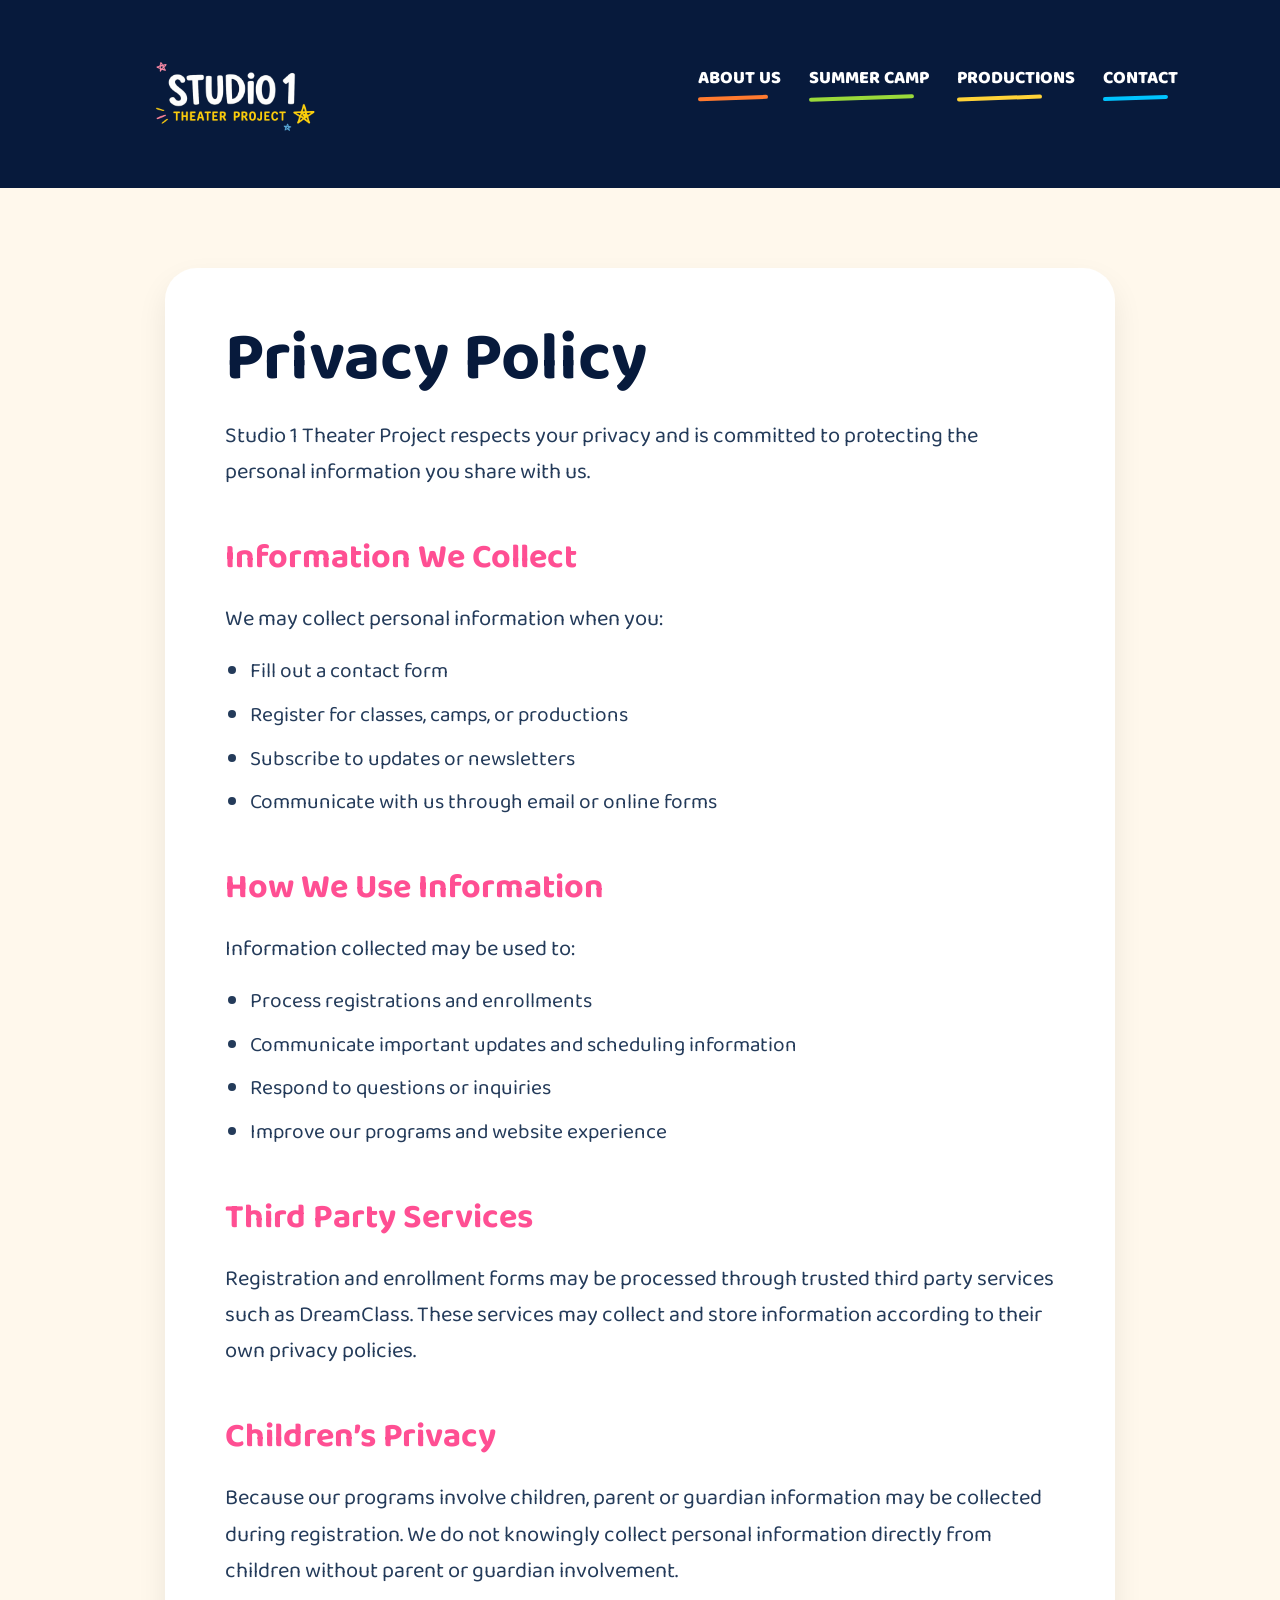
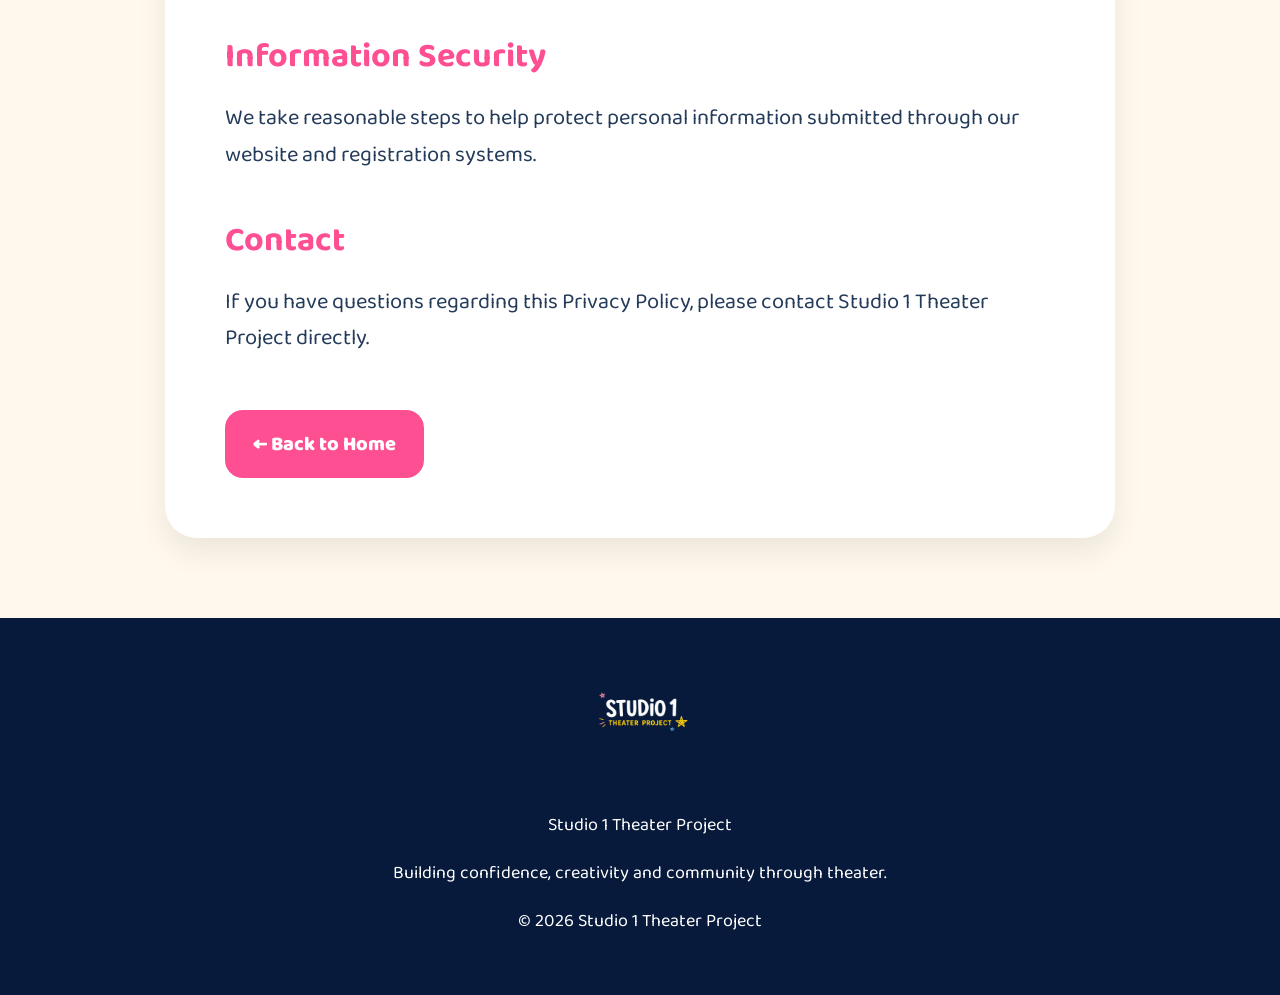
<file: privacy.html>
<!DOCTYPE html>
<html lang="en">
<head>
  <meta charset="UTF-8" />
  <meta name="viewport" content="width=device-width, initial-scale=1.0"/>

  <title>Privacy Policy | Studio 1 Theater Project</title>

  <link rel="stylesheet" href="style.css?v=12" />

  <style>

    .privacy-page{
      background:#fff8ec;
      min-height:100vh;
      padding:80px 5%;
    }

    .privacy-container{
      max-width:950px;
      margin:0 auto;
      background:white;
      border-radius:32px;
      padding:60px;
      box-shadow:0 14px 30px rgba(0,0,0,.08);
    }

    .privacy-container h1{
      font-size:68px;
      line-height:.95;
      color:#071a3c;
      margin-bottom:25px;
    }

    .privacy-container h2{
      font-size:34px;
      color:#ff4f93;
      margin-top:40px;
      margin-bottom:16px;
    }

    .privacy-container p{
      font-size:22px;
      line-height:1.65;
      color:#243b5a;
      margin-bottom:18px;
    }

    .privacy-container ul{
      padding-left:25px;
      margin-bottom:25px;
    }

    .privacy-container li{
      font-size:21px;
      line-height:1.6;
      color:#243b5a;
      margin-bottom:10px;
    }

    .back-home{
      display:inline-block;
      margin-top:35px;
      background:#ff4f93;
      color:white;
      text-decoration:none;
      padding:18px 28px;
      border-radius:18px;
      font-size:20px;
      font-weight:900;
      transition:.2s;
    }

    .back-home:hover{
      transform:scale(1.05);
    }

    @media(max-width:900px){

      .privacy-page{
        padding:40px 5%;
      }

      .privacy-container{
        padding:35px 24px;
      }

      .privacy-container h1{
        font-size:48px;
      }

      .privacy-container h2{
        font-size:28px;
      }

      .privacy-container p,
      .privacy-container li{
        font-size:19px;
      }

    }

  </style>
</head>

<body>

  <!-- HEADER -->

  <header class="navbar">

    <div class="logo">
      <a href="index.html">
        <img src="images/logo.png" alt="Studio 1 Theater Project Logo" class="site-logo">
      </a>
    </div>

    <nav class="fun-nav">
      <a href="index.html#about" class="nav-pink">
        About Us
        <span></span>
      </a>

      <a href="index.html#summer-camp" class="nav-green">
        Summer Camp
        <span></span>
      </a>

      <a href="index.html#productions" class="nav-home">
        Productions
        <span></span>
      </a>

      <a href="index.html#contact" class="nav-blue">
        Contact
        <span></span>
      </a>
    </nav>

  </header>

  <!-- PRIVACY POLICY -->

  <section class="privacy-page">

    <div class="privacy-container">

      <h1>Privacy Policy</h1>

      <p>
        Studio 1 Theater Project respects your privacy and is committed to protecting the personal information you share with us.
      </p>

      <h2>Information We Collect</h2>

      <p>
        We may collect personal information when you:
      </p>

      <ul>
        <li>Fill out a contact form</li>
        <li>Register for classes, camps, or productions</li>
        <li>Subscribe to updates or newsletters</li>
        <li>Communicate with us through email or online forms</li>
      </ul>

      <h2>How We Use Information</h2>

      <p>
        Information collected may be used to:
      </p>

      <ul>
        <li>Process registrations and enrollments</li>
        <li>Communicate important updates and scheduling information</li>
        <li>Respond to questions or inquiries</li>
        <li>Improve our programs and website experience</li>
      </ul>

      <h2>Third Party Services</h2>

      <p>
        Registration and enrollment forms may be processed through trusted third party services such as DreamClass. These services may collect and store information according to their own privacy policies.
      </p>

      <h2>Children’s Privacy</h2>

      <p>
        Because our programs involve children, parent or guardian information may be collected during registration. We do not knowingly collect personal information directly from children without parent or guardian involvement.
      </p>

      <h2>Information Security</h2>

      <p>
        We take reasonable steps to help protect personal information submitted through our website and registration systems.
      </p>

      <h2>Contact</h2>

      <p>
        If you have questions regarding this Privacy Policy, please contact Studio 1 Theater Project directly.
      </p>

      <a href="index.html" class="back-home">
        ← Back to Home
      </a>

    </div>

  </section>

  <!-- FOOTER -->

  <footer class="site-footer">

    <img src="images/logo.png" alt="Studio 1 Theater Project Logo" class="footer-logo">

    <p>
      Studio 1 Theater Project
    </p>

    <p>
      Building confidence, creativity and community through theater.
    </p>

    <p>
      © 2026 Studio 1 Theater Project
    </p>

  </footer>

</body>
</html>
</file>
<file: style.css>
@import url('https://fonts.googleapis.com/css2?family=Baloo+2:wght@400;600;700;800&display=swap');

*{
  margin:0;
  padding:0;
  box-sizing:border-box;
}

body{
  font-family:'Baloo 2', cursive;
  background:#fff8ec;
  color:#0a1f44;
}

/* NAVBAR */
.hero h2{
  font-size:68px;
}
.hero-image::before{
  content:"";
  position:absolute;
  inset:0;
  background:radial-gradient(circle, rgba(255,211,56,.22), transparent 65%);
  z-index:-1;
}
.hero-image::before{
  content:"";
  position:absolute;
  width:500px;
  height:500px;
  background:radial-gradient(
    circle,
    rgba(255,211,56,.22) 0%,
    rgba(255,79,147,.12) 35%,
    transparent 70%
  );

  top:50%;
  left:50%;
  transform:translate(-50%,-50%);
  z-index:-1;
}

.hero-image{
  height:730px;
  border-radius:40px;

  background-image:url("images/hero-kids2.png");
  background-size:contain;
  background-repeat:no-repeat;
  background-position:center bottom;
  position:relative;

  transform:scale(1.45);
  transform-origin:center;
  transform:scale(1.45) translateY(-180px);
   rotate:-2deg;
}

/* FUN NAVIGATION */

.fun-nav{
  display:flex;
  align-items:center;
  gap:28px;
  flex-wrap:wrap;
   transform:translateY(-25px);
}


.fun-nav a{
  position:relative;
  color:white;
  text-decoration:none;
  font-size:18px;
  font-weight:900;
  text-transform:uppercase;
  transition:.2s;
}

.fun-nav a:hover{
  transform:translateY(-2px);
}

/* UNDERLINES */

.fun-nav a span{
  position:absolute;
  left:0;

 
  border-radius:999px;
  transform:rotate(-2deg);
   height:4px;
  bottom:-8px;
}

/* COLORS */

.nav-home span{
  width:85px;
  background:#ffd338;
}

.nav-pink span{
  width:70px;
  background:#ff7a2f;
}

.nav-green span{
  width:105px;
  background:#9ad93a;
  transform:rotate(1deg);
}

.nav-blue span{
 width:65px;
  background:#00c4ff;
   transform:rotate(-3deg);
}

/* REGISTER BUTTON */

.register-btn{
  background:#ff4f93;
  color:white;
  padding:16px 28px;
  border-radius:18px;
  font-size:20px;
  font-weight:900;
  margin-left:15px;
  box-shadow:0 10px 20px rgba(0,0,0,.15);
}

.register-btn:hover{
  background:#ff2f7d;
  transform:scale(1.05);
}

.logo-link {
  display: flex;
  align-items: center;
  text-decoration: none;
}

.site-logo {
  max-height: 170px;
  width: auto;
  display: block;
}

.header-nav {
  display: flex;
  gap: 30px;
}

.header-nav a {
  color: white;
  text-decoration: none;
  font-size: 16px;
  font-weight: 600;
  transition: opacity 0.3s ease;
}

.header-nav a:hover {
  opacity: 0.7;
}

@media screen and (max-width: 768px) {
  .custom-header {
    padding: 15px 20px;
  }

  .site-logo {
    max-height: 55px;
  }

  .header-nav {
    gap: 15px;
  }

  .header-nav a {
    font-size: 14px;
  }
}

.navbar{
    background:#071a3c;
    color:white;
    display:flex;
    justify-content:space-between;
    align-items:center;
    padding:18px 5%;
 
  }
.header-title-text {
    display: none !important;
  }
  
  .header-title-logo img {
    display: block !important;
    max-height: 100px !important;
    width: auto !important;
  }

.logo{
  display:flex;
  align-items:center;
  gap:12px;
}

.logo h1{
  font-size:32px;
  line-height:1;
}

.logo p{
  color:#ffd338;
  font-weight:800;
  letter-spacing:2px;
}

.star{
  font-size:40px;
}

nav{
  display:flex;
  gap:24px;
  align-items:center;
  flex-wrap:wrap;
}

nav a{
  color:white;
  text-decoration:none;
  font-weight:700;
}

.register-btn{
  background:#ff4f93;
  padding:12px 20px;
  border-radius:12px;
}

/* HERO */

html{
    scroll-behavior:smooth;
  }

.hero{
  background:#071a3c;
  color:white;
  display:grid;
  grid-template-columns:1fr 1fr;
  gap:50px;
  padding:80px 5%;
  align-items:center;
}

.hero h2{
  font-size:90px;
  line-height:.9;
  margin-bottom:30px;
}

.pink{
  color:#ff4f93;
}

.yellow{
  color:#ffd338;
}

.hero p{
  font-size:24px;
  line-height:1.5;
  margin-bottom:30px;
}

.main-btn{
  background:#ff4f93;
  color:white;
  padding:18px 28px;
  border-radius:18px;
  text-decoration:none;
  display:inline-block;
  font-weight:800;
}




/* NEW SUMMER CAMP SECTION */

.summer-camp-new{
    background:#dff6ff;
    padding:100px 5%;
    display:grid;
    grid-template-columns:1.1fr .9fr;
    gap:70px;
    align-items:center;
  }
  
  .camp-label{
    color:#071a3c;
    font-size:22px;
    font-weight:900;
    letter-spacing:3px;
    margin-bottom:18px;
  }
  
  .summer-left h2{
    color:#071a3c;
    font-size:64px;
    line-height:1;
    margin-bottom:28px;
    font-weight:900;
  }
  
  .camp-description{
    color:#243b5a;
    font-size:23px;
    line-height:1.55;
    max-width:780px;
    margin-bottom:35px;
  }
  
  .camp-details-row{
    display:grid;
    grid-template-columns:repeat(3,1fr);
    gap:20px;
    margin-bottom:35px;
  }
  
  .camp-detail-card{
    background:white;
    border-radius:24px;
    padding:26px;
    box-shadow:0 10px 24px rgba(0,0,0,.08);
  }
  
  .camp-detail-card h3{
    color:#ff4f93;
    font-size:30px;
    margin-bottom:12px;
    font-weight:900;
  }
  
  .camp-detail-card p{
    color:#071a3c;
    font-size:20px;
    font-weight:700;
    line-height:1.3;
  }
  
  .camp-register-btn{
    display:inline-block;
    background:#ffd338;
    color:#071a3c;
    text-decoration:none;
    padding:18px 34px;
    border-radius:20px;
    font-size:22px;
    font-weight:900;
    text-transform:uppercase;
    box-shadow:0 10px 22px rgba(0,0,0,.1);
    transition:.2s;
  }
  
  .camp-register-btn:hover{
    transform:scale(1.05);
  }
  
  /* EXPECT CARD */
  
  .summer-expect-card{
    background:white;
    border-radius:34px;
    padding:42px;
    box-shadow:0 14px 30px rgba(0,0,0,.1);
    transform:rotate(1.5deg);
  }
  
  .summer-expect-card h3{
    color:#ff4f93;
    font-size:42px;
    margin-bottom:25px;
    font-weight:900;
  }
  
  .summer-expect-card ul{
    list-style:none;
    display:flex;
    flex-direction:column;
    gap:18px;
  }
  
  .summer-expect-card li{
    color:#071a3c;
    font-size:22px;
    line-height:1.35;
    font-weight:700;
  }
  
  .age-note{
    display:inline-block;
    margin-top:30px;
    background:#7439bf;
    color:white;
    padding:12px 22px;
    border-radius:999px;
    font-size:20px;
    font-weight:900;
  }
  
  /* MOBILE */
  
  @media(max-width:900px){
  
    .summer-camp-new{
      grid-template-columns:1fr;
      padding:75px 5%;
    }
  
    .summer-left h2{
      font-size:46px;
    }
  
    .camp-details-row{
      grid-template-columns:1fr;
    }
  
    .summer-expect-card{
      transform:none;
    }
  
  }
/* PRODUCTION SECTION */

.production-section{
    position:relative;
    overflow:hidden;
    background:#071a3c;
    padding:110px 5%;
    display:grid;
    grid-template-columns:1fr 1fr;
    gap:70px;
    align-items:center;
  }
  
  .production-overlay{
    position:absolute;
    inset:0;
    background:
      radial-gradient(circle at top left, rgba(255,211,56,.18), transparent 25%),
      radial-gradient(circle at bottom right, rgba(255,79,147,.15), transparent 30%);
    pointer-events:none;
  }
  
  .production-content{
    position:relative;
    z-index:2;
    color:white;
  }
  
  .production-tag{
    display:inline-block;
    background:#ff4f93;
    color:white;
    padding:12px 20px;
    border-radius:999px;
    font-weight:900;
    font-size:18px;
    margin-bottom:25px;
  }
  
  .production-content h2{
    font-size:82px;
    line-height:.9;
    margin-bottom:30px;
    color:#ffd338;
  }
  
  .production-content p{
    font-size:22px;
    line-height:1.6;
    margin-bottom:18px;
    max-width:650px;
    color:white;
  }
  
  .production-btn{
    display:inline-block;
    margin-top:20px;
    background:#ffd338;
    color:#071a3c;
    text-decoration:none;
    padding:18px 30px;
    border-radius:18px;
    font-size:20px;
    font-weight:900;
    transition:.2s;
  }
  
  .production-btn:hover{
    transform:scale(1.05);
  }
  
  /* TIMELINE */
  
  .timeline{
    position:relative;
    z-index:2;
  }
  
  .timeline-item{
    display:flex;
    gap:22px;
    align-items:flex-start;
    background:rgba(255,255,255,.08);
    border:1px solid rgba(255,255,255,.12);
    border-radius:24px;
    padding:24px;
    backdrop-filter:blur(8px);
  }
  
  .timeline-icon{
    min-width:75px;
    height:75px;
    border-radius:50%;
    background:#ffd338;
    color:#071a3c;
    display:flex;
    align-items:center;
    justify-content:center;
    font-size:34px;
  }
  
  .timeline-item h3{
    font-size:30px;
    margin-bottom:8px;
    color:white;
    text-transform:uppercase;
  }
  
  .timeline-item p{
    color:white;
    font-size:18px;
    line-height:1.5;
  }
  
  .timeline-line{
    width:6px;
    height:40px;
    background:#ff4f93;
    margin:0 auto;
    border-radius:999px;
  }
  
  @media(max-width:900px){
  
    .production-section{
      grid-template-columns:1fr;
    }
  
    .production-content h2{
      font-size:58px;
    }
  
  }

  /* CONTACT SECTION */

.contact-section{
    background:#fff8ec;
    padding:100px 5%;
    display:grid;
    grid-template-columns:1fr 1fr;
    gap:60px;
    align-items:start;
  }
  
  .contact-tag{
    display:inline-block;
    background:#ff4f93;
    color:white;
    padding:12px 20px;
    border-radius:999px;
    font-size:18px;
    font-weight:900;
    margin-bottom:25px;
  }
  
  .contact-left h2{
    font-size:72px;
    line-height:.92;
    color:#071a3c;
    margin-bottom:28px;
  }
  
  .contact-left p{
    font-size:22px;
    line-height:1.6;
    color:#243b5a;
    margin-bottom:18px;
    max-width:650px;
  }
  
  .contact-info{
    margin-top:35px;
    display:flex;
    flex-direction:column;
    gap:22px;
  }
  
  .contact-item{
    display:flex;
    gap:18px;
    align-items:flex-start;
  }
  
  .contact-item span{
    font-size:34px;
  }
  
  .contact-item h3{
    font-size:24px;
    color:#071a3c;
    margin-bottom:4px;
  }
  
  .contact-item p{
    font-size:20px;
    margin:0;
  }
  
  /* FORM */
  
  .contact-form-box{
    background:#071a3c;
    border-radius:32px;
    padding:40px;
    color:white;
    box-shadow:0 14px 30px rgba(0,0,0,.12);
  }
  
  .contact-form-box h3{
    font-size:42px;
    margin-bottom:25px;
  }
  
  .contact-form-box form{
    display:flex;
    flex-direction:column;
    gap:18px;
  }
  
  .contact-form-box input,
  .contact-form-box textarea{
    border:none;
    border-radius:18px;
    padding:18px;
    font-size:18px;
    font-family:inherit;
  }
  
  .contact-form-box textarea{
    min-height:180px;
    resize:vertical;
  }
  
  .contact-form-box button{
    background:#ffd338;
    color:#071a3c;
    border:none;
    border-radius:18px;
    padding:18px 24px;
    font-size:20px;
    font-weight:900;
    cursor:pointer;
    transition:.2s;
  }
  
  .contact-form-box button:hover{
    transform:scale(1.03);
  }
  
  /* FOOTER */
  
  .site-footer{
    background:#071a3c;
    color:white;
    text-align:center;
    padding:50px 5%;
  }
  
  .footer-logo{
    height:95px;
    width:auto;
    margin-bottom:20px;
  }
  
  .site-footer p{
    font-size:18px;
    margin-bottom:10px;
  }
  
  /* MOBILE */
  
  @media(max-width:900px){
  
    .contact-section{
      grid-template-columns:1fr;
    }
  
    .contact-left h2{
      font-size:52px;
    }
  
  }
/* FOOTER */

footer{
  background:#071a3c;
  color:white;
  padding:50px 5%;
  text-align:center;
}

footer p{
  margin-top:20px;
  font-size:20px;
}



/* ABOUT / PROGRAMS */

.about-section{
    padding:80px 5%;
    background:#fff8ec;
  }
  
  .about-intro{
    max-width:950px;
    margin-bottom:50px;
  }
  
  .about-intro h3{
    font-size:52px;
    margin-bottom:20px;
    color:#071a3c;
  }
  
  .about-intro p{
    font-size:22px;
    line-height:1.5;
    margin-bottom:18px;
    color:#243b5a;
  }
  
  .program-cards{
    display:grid;
    grid-template-columns:repeat(2,1fr);
    gap:30px;
  }
  
  .program-card{
    border-radius:28px;
    padding:35px;
    color:white;
    box-shadow:0 12px 24px rgba(0,0,0,.1);
  }
  
  .program-card h4{
    font-size:38px;
    line-height:1.1;
    margin-bottom:20px;
  }
  
  .program-card p{
    font-size:21px;
    line-height:1.45;
    margin-bottom:15px;
  }
  
  .pink-card{
    background:#ff4f93;
  }
  
  .blue-card{
    background:#0799b7;
  }
  
  .age-badge{
    display:inline-block;
    background:#ffd338;
    color:#071a3c;
    padding:12px 18px;
    border-radius:999px;
    font-weight:800;
    font-size:20px;
    margin-top:10px;
  }
  
  @media(max-width:900px){
    .program-cards{
      grid-template-columns:1fr;
    }
  
    .about-intro h3{
      font-size:42px;
    }
  }

  .about-fun-section{
    background:#fff8ec;
    padding:80px 5%;
    display:grid;
    grid-template-columns:1fr 1fr;
    gap:55px;
    align-items:center;
    position:relative;
  }
  
  .about-copy h2{
    font-size:56px;
    line-height:1.05;
    color:#7038bd;
    margin-bottom:25px;
    font-weight:900;
  }
  
  .about-copy h2 span{
    color:#0799b7;
  }
  
  .about-copy p{
    font-size:21px;
    line-height:1.55;
    color:#10294f;
    margin-bottom:16px;
    max-width:650px;
  }
  
  .about-highlight-grid{
    display:grid;
    grid-template-columns:1fr 1fr;
    gap:22px;
  }
  
  .highlight-box{
    min-height:145px;
    border-radius:22px;
    padding:25px;
    display:flex;
    align-items:center;
    gap:18px;
    color:#071a3c;
    box-shadow:0 10px 20px rgba(0,0,0,.08);
    transform:rotate(-1deg);
  }
  
  .highlight-box:nth-child(even){
    transform:rotate(1deg);
  }
  
  .highlight-box span{
    font-size:48px;
    line-height:1;
  }
  
  .highlight-box h3{
    font-size:28px;
    line-height:1.05;
    text-transform:uppercase;
    font-weight:900;
  }
  
  .yellow-box{
    background:#ffd338;
  }
  
  .pink-box{
    background:#ff4f93;
    color:white;
  }
  
  .teal-box{
    background:#0799b7;
    color:white;
  }
  
  .purple-box{
    background:#7439bf;
    color:white;
  }
  
  @media(max-width:900px){
    .about-fun-section{
      grid-template-columns:1fr;
    }
  
    .about-copy h2{
      font-size:42px;
    }
  
    .about-highlight-grid{
      grid-template-columns:1fr;
    }
  }

/* SUMMER CAMP REGISTRATION PAGE */

.summer-registration-page{
  background:#dff6ff;
  min-height:100vh;
  padding:70px 5% 100px;
}

.summer-registration-header{
  text-align:center;
  max-width:950px;
  margin:0 auto 45px;
}

.summer-registration-header h1{
  color:#071a3c;
  font-size:72px;
  line-height:.95;
  margin-bottom:25px;
}

.summer-registration-header p{
  color:#243b5a;
  font-size:24px;
  line-height:1.5;
}

.summer-registration-details{
  max-width:1100px;
  margin:0 auto 45px;
  display:grid;
  grid-template-columns:repeat(4,1fr);
  gap:20px;
}

.summer-detail-card{
  background:white;
  border-radius:24px;
  padding:28px;
  text-align:center;
  box-shadow:0 10px 24px rgba(0,0,0,.08);
}

.summer-detail-card h3{
  color:#ff4f93;
  font-size:30px;
  margin-bottom:10px;
}

.summer-detail-card p{
  color:#071a3c;
  font-size:24px;
  font-weight:900;
}

.summer-registration-info{
  max-width:1000px;
  margin:0 auto 45px;
  background:#071a3c;
  color:white;
  padding:38px;
  border-radius:32px;
  box-shadow:0 14px 30px rgba(0,0,0,.12);
}

.summer-registration-info h2{
  color:#ffd338;
  font-size:42px;
  margin-bottom:18px;
}

.summer-registration-info p{
  font-size:21px;
  line-height:1.55;
  margin-bottom:14px;
}

@media(max-width:900px){
  .summer-registration-header h1{
    font-size:48px;
  }

  .summer-registration-details{
    grid-template-columns:1fr;
  }
}

/* 6 WEEK REGISTRATION PAGE */

.production-registration-page{
  background:#071a3c;
  min-height:100vh;
  padding:70px 5% 100px;
}

.production-registration-header{
  text-align:center;
  max-width:950px;
  margin:0 auto 50px;
}

.production-registration-header h1{
  color:#ffd338;
  font-size:78px;
  line-height:.9;
  margin-bottom:24px;
}

.production-registration-header p{
  color:white;
  font-size:24px;
  line-height:1.5;
}

/* EXPERIENCE GRID */

.production-experience-grid{
  max-width:1200px;
  margin:0 auto 50px;
  display:grid;
  grid-template-columns:repeat(4,1fr);
  gap:22px;
}

.production-experience-card{
  background:rgba(255,255,255,.08);
  border:1px solid rgba(255,255,255,.1);
  backdrop-filter:blur(10px);
  border-radius:28px;
  padding:30px;
  text-align:center;
}

.production-experience-card span{
  font-size:52px;
  display:block;
  margin-bottom:16px;
}

.production-experience-card h3{
  color:#ffd338;
  font-size:28px;
  margin-bottom:12px;
}

.production-experience-card p{
  color:white;
  font-size:18px;
  line-height:1.45;
}

/* INFO BOX */

.production-info-box{
  max-width:1000px;
  margin:0 auto 50px;
  background:#ff4f93;
  color:white;
  padding:42px;
  border-radius:34px;
  box-shadow:0 16px 30px rgba(0,0,0,.18);
}

.production-info-box h2{
  font-size:44px;
  margin-bottom:20px;
}

.production-info-box p{
  font-size:21px;
  line-height:1.6;
  margin-bottom:16px;
}

/* MOBILE */

@media(max-width:900px){

  .production-registration-header h1{
    font-size:52px;
  }

  .production-experience-grid{
    grid-template-columns:1fr;
  }

}

/* FINAL HERO FIT FIX */

.navbar{
  padding:18px 8% 0;
  min-height:auto;
}



.hero{
  min-height:calc(100vh - 115px);
  padding:20px 5% 30px;
  display:grid;
  grid-template-columns:1fr 1fr;
  align-items:center;
  gap:55px;
}

.hero h2{
  font-size:70px;
  line-height:.92;
  margin-bottom:28px;
}

.hero p{
  font-size:21px;
  line-height:1.45;
  margin-bottom:24px;
  max-width:650px;
}


.hero-left{
  transform:translateY(-20px);
}

.hero-right{
  transform:translateY(-10px);
}

/* =========================
   MOBILE RESPONSIVE FIXES
========================= */

@media(max-width:900px){

  /* NAVBAR */

  .navbar{
    padding:18px 5% 10px;
    flex-wrap:wrap;
    gap:20px;
    justify-content:center;
    text-align:center;
  }

  .logo{
    width:100%;
    display:flex;
    justify-content:center;
  }

  .logo img{
    height: 115px;
    width:auto;
  }

  /* ONLY KEEP REGISTER BUTTON */

  .fun-nav{
    width:100%;
    justify-content:center;
  }

  .fun-nav a:not(.register-btn){
    display:none;
  }

  .register-btn{
    font-size:18px;
    padding:14px 22px;
    margin-left:0;
  }

  /* HERO */

  .hero{
    grid-template-columns:1fr;
    text-align:center;
    padding:35px 5% 45px;
    min-height:auto;
    gap:35px;
  }

  .hero-left{
    transform:none;
  }

  .hero-right{
    transform:none;
  }

  .hero h2{
    font-size:52px;
    line-height:.95;
    margin-bottom:22px;
  }

  .hero p{
    font-size:20px;
    line-height:1.5;
    max-width:100%;
    margin-bottom:24px;
  }

  .hero-image{
    height:300px;
    max-height:none;
    font-size:28px;
  }

  /* ABOUT */

  .about-fun-section{
    grid-template-columns:1fr;
    gap:35px;
    padding:65px 5%;
  }

  .about-copy h2{
    font-size:42px;
  }

  .about-copy p{
    font-size:20px;
  }

  .about-highlight-grid{
    grid-template-columns:1fr;
  }

  /* SUMMER CAMP */

  .summer-camp-new{
    grid-template-columns:1fr;
    gap:40px;
    padding:70px 5%;
  }

  .summer-left h2{
    font-size:44px;
  }

  .camp-description{
    font-size:20px;
  }

  .camp-details-row{
    grid-template-columns:1fr;
  }

  .camp-detail-card h3{
    font-size:26px;
  }

  .camp-detail-card p{
    font-size:20px;
  }

  .summer-expect-card{
    transform:none;
    padding:32px;
  }

  .summer-expect-card h3{
    font-size:34px;
  }

  .summer-expect-card li{
    font-size:20px;
  }

  /* PRODUCTION SECTION */

  .production-section{
    grid-template-columns:1fr;
    gap:45px;
    padding:75px 5%;
  }

  .production-content h2{
    font-size:52px;
  }

  .production-content p{
    font-size:20px;
  }

  .timeline-item{
    padding:20px;
  }

  .timeline-item h3{
    font-size:24px;
  }

  .timeline-item p{
    font-size:17px;
  }

  .timeline-icon{
    min-width:60px;
    height:60px;
    font-size:28px;
  }

  /* CONTACT */

  .contact-section{
    grid-template-columns:1fr;
    gap:45px;
    padding:75px 5%;
  }

  .contact-left h2{
    font-size:48px;
  }

  .contact-left p{
    font-size:20px;
  }

  .contact-form-box{
    padding:30px;
  }

  .contact-form-box h3{
    font-size:34px;
  }

  /* REGISTRATION PAGES */

  .registration-header h1,
  .summer-registration-header h1,
  .production-registration-header h1{
    font-size:48px;
  }

  .registration-header p,
  .summer-registration-header p,
  .production-registration-header p{
    font-size:20px;
  }

  .summer-registration-details{
    grid-template-columns:1fr;
  }

  .production-experience-grid{
    grid-template-columns:1fr;
  }

  .production-info-box{
    padding:32px;
  }

  .production-info-box h2{
    font-size:34px;
  }

  .production-info-box p{
    font-size:19px;
  }

  /* IFRAME */

  iframe{
    min-height:1350px;
  }

  .registration-frame-wrapper{
    padding:10px;
    border-radius:24px;
  }

  .registration-frame-wrapper iframe{
    border-radius:18px;
  }

  /* FOOTER */

  .site-footer{
    padding:40px 5%;
  }

  .footer-logo{
    height:70px;
  }

  .site-footer p{
    font-size:16px;
  }

}

/* FINAL HERO HEIGHT + KIDS ALIGNMENT FIX */

.hero{
  min-height:calc(100vh - 120px);
  max-height:calc(100vh - 120px);
  padding:0 5%;
  overflow:hidden;
  display:grid;
  grid-template-columns:1fr 1.25fr;
  align-items:end;
}

.hero-left{
  align-self:center;
  transform:translateY(-50px);
}

.hero-right{
  height:100%;
  display:flex;
  align-items:flex-end;
  justify-content:flex-end;
  overflow:hidden;
}

.hero-image{
  height:70%;
  width:100%;
  background-size:contain;
  background-repeat:no-repeat;
  background-position:center bottom;
  transform:scale(1.35);
  transform-origin:bottom center;
  margin-bottom:0;
}

.hero h2{
  font-size:64px;
  line-height:.92;
}

.hero p{
  font-size:21px;
  max-width:650px;
}

@media(max-width:900px){

  .hero{
    min-height:auto;
    padding:30px 5% 50px;
    grid-template-columns:1fr;
    text-align:center;
  }

  .hero-right{
    display:none;
  }

  .hero h2{
  font-size:44px;
  line-height:.95;
  word-break:keep-all;
}

  .hero p{
    font-size:20px;
    max-width:100%;
    margin:0 auto 24px;
  }

}

@media(max-width:900px){

  .hero-left{
    width:100%;
    max-width:100%;
    overflow:visible;
  }

  .hero h2{
    display:block;
    width:100%;
    max-width:100%;
    font-size:55px;
    line-height:1;
    letter-spacing:0;
    white-space:normal;
    overflow:visible;
    transform:none;
  }

}

/* FINAL MOBILE HERO FIX */

@media(max-width:900px){

  .hero{
    max-height:none !important;
    min-height:auto !important;
    overflow:visible !important;
    padding:35px 5% 55px !important;
    display:block !important;
    text-align:center;
  }

  .hero-left{
    transform:none !important;
    padding:0 !important;
    margin:0 auto !important;
    width:100% !important;
    max-width:100% !important;
    overflow:visible !important;
  }

  .hero-right{
    display:none !important;
  }

  .hero h2{
    font-size:48px !important;
    line-height:1.08 !important;
    margin:0 0 24px !important;
    padding-top:20px !important;
    overflow:visible !important;
    white-space:normal !important;
  }

  .hero p{
    font-size:20px !important;
    line-height:1.45 !important;
    max-width:100% !important;
    margin:0 auto 26px !important;
  }
}
</file>
